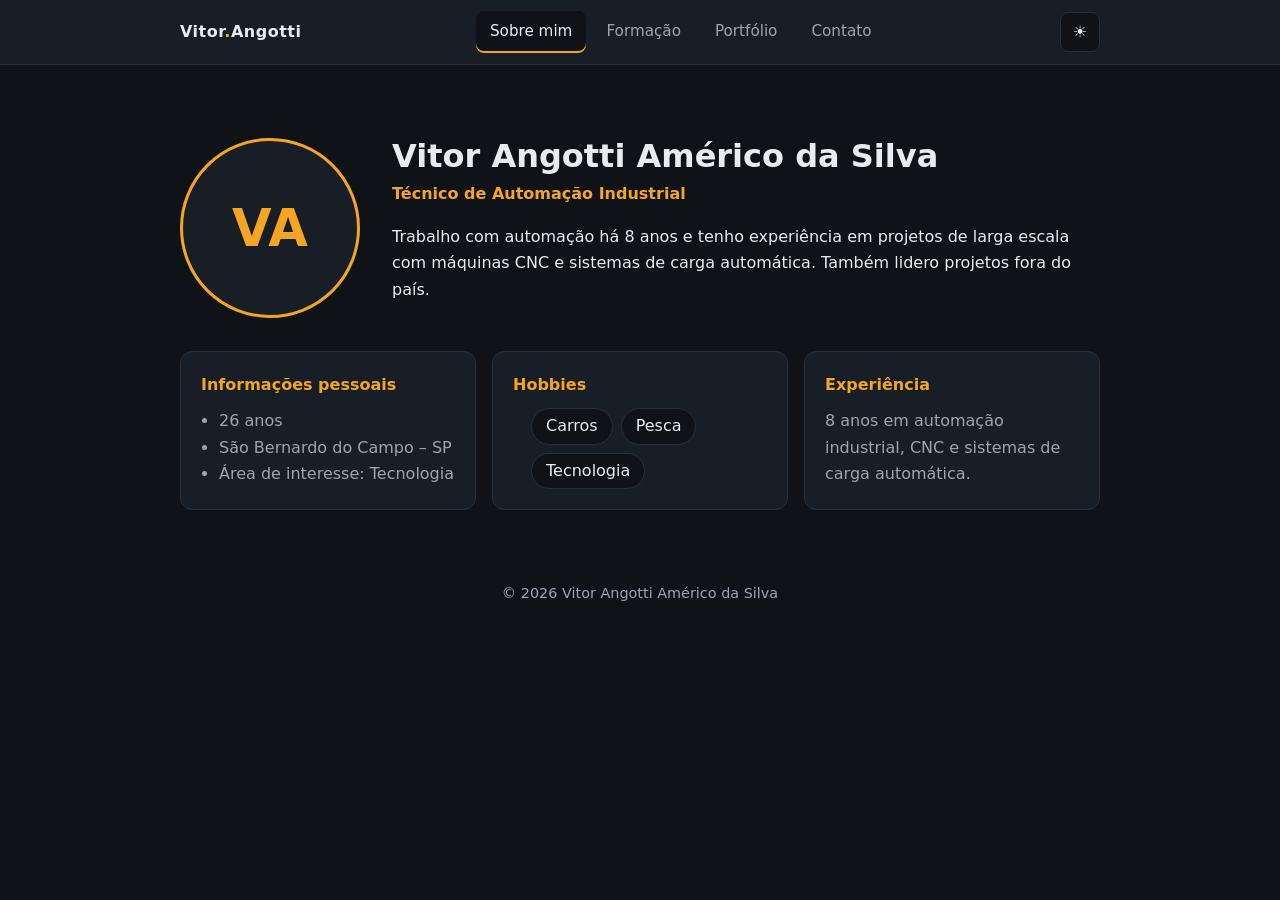
<file: index.html>
<!DOCTYPE html>
<html lang="pt-BR"><head><meta charset="UTF-8"><meta http-equiv="refresh" content="0; url=sobre.html"><title>Redirecionando…</title></head><body><a href="sobre.html">Ir para o site</a></body></html>
</file>
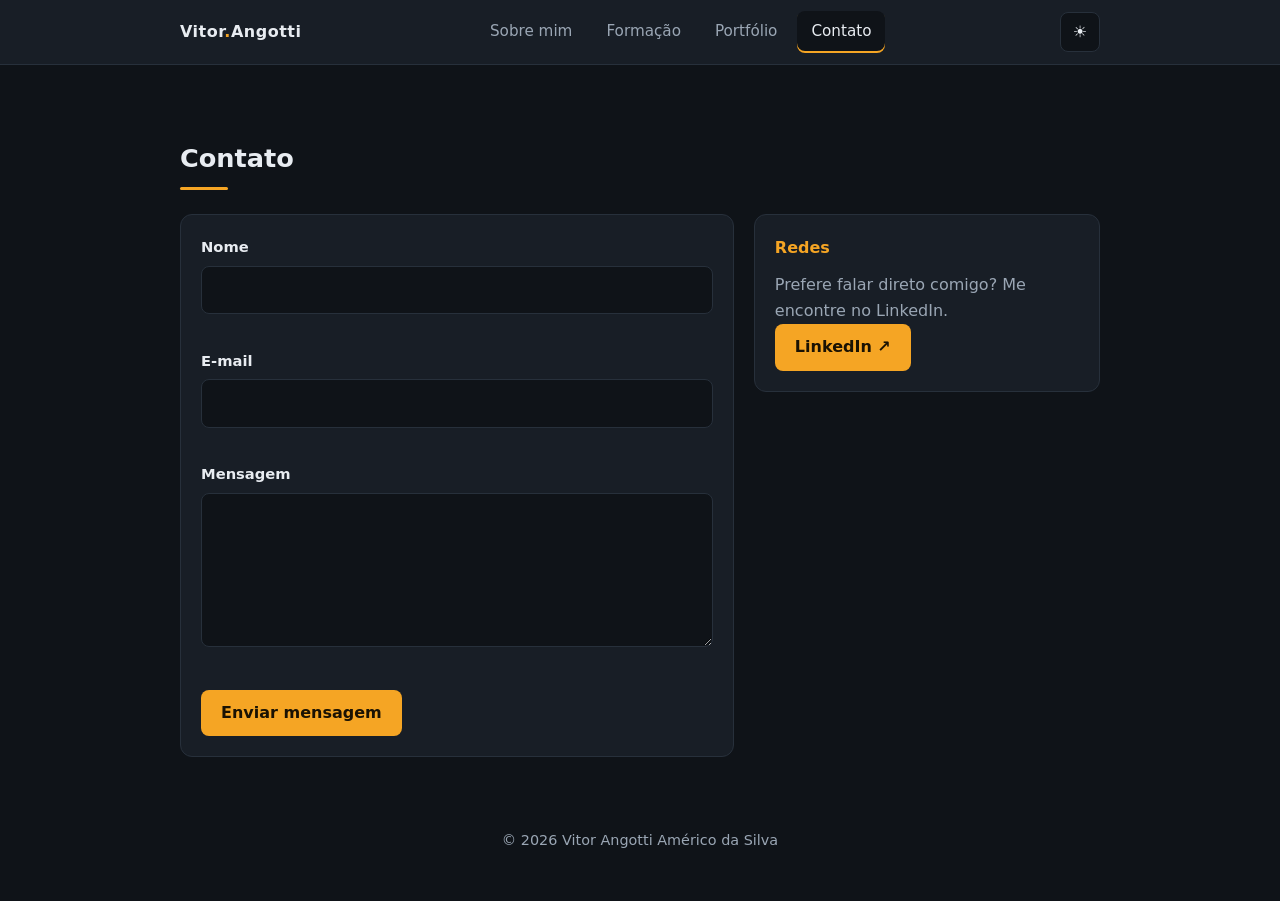
<file: contato.html>
<!DOCTYPE html>
<html lang="pt-BR" data-theme="dark">
<head>
<meta charset="UTF-8">
<meta name="viewport" content="width=device-width, initial-scale=1, viewport-fit=cover">
<title>Contato | Vitor Angotti Américo da Silva</title>
<link rel="stylesheet" href="css/style.css">
</head>
<body>

<!-- Cabeçalho com menu (igual em todas as páginas) -->
<header>
  <div class="nav">
    <a class="logo" href="sobre.html">Vitor<span>.</span>Angotti</a>
    <nav id="menu" aria-label="Menu principal">
      <ul>
        <li><a href="sobre.html">Sobre mim</a></li>
        <li><a href="formacao.html">Formação</a></li>
        <li><a href="portfolio.html">Portfólio</a></li>
        <li><a href="contato.html" class="ativo">Contato</a></li>
      </ul>
    </nav>
    <div class="acoes">
      <button class="btn-icone" id="temaBtn" aria-label="Alternar tema claro/escuro">☀</button>
      <button class="btn-icone" id="menuBtn" aria-label="Abrir menu">☰</button>
    </div>
  </div>
</header>

<main>
  <!-- Conteúdo principal: Contato -->
  <section id="contato">
    <h2>Contato</h2>
    <div class="contato-grid">
      <!-- Formulário (validação feita em js/script.js) -->
      <form id="formContato" class="card" novalidate>
        <div class="campo">
          <label for="nome">Nome</label>
          <input type="text" id="nome" autocomplete="name">
          <span class="erro" id="erro-nome"></span>
        </div>
        <div class="campo">
          <label for="email">E-mail</label>
          <input type="email" id="email" autocomplete="email">
          <span class="erro" id="erro-email"></span>
        </div>
        <div class="campo">
          <label for="mensagem">Mensagem</label>
          <textarea id="mensagem" rows="5"></textarea>
          <span class="erro" id="erro-mensagem"></span>
        </div>
        <button type="submit" class="btn-link">Enviar mensagem</button>
      </form>

      <!-- Contato direto -->
      <aside class="card">
        <h3>Redes</h3>
        <p>Prefere falar direto comigo? Me encontre no LinkedIn.</p>
        <p class="mais"><a class="btn-link" href="https://www.linkedin.com/in/vitor-angotti-128b8516a/" target="_blank" rel="noopener">LinkedIn ↗</a></p>
      </aside>
    </div>

    <!-- Caixa de confirmação (aparece após o envio simulado) -->
    <div class="modal" id="modal" hidden>
      <div class="modal-caixa" role="dialog" aria-modal="true" aria-labelledby="modalTitulo">
        <h3 id="modalTitulo">Mensagem enviada com sucesso!</h3>
        <p>Obrigado pelo contato.</p>
        <button type="button" class="btn-link" id="modalFechar">Fechar</button>
      </div>
    </div>
  </section>
</main>

<footer>© 2026 Vitor Angotti Américo da Silva</footer>

<script src="js/script.js"></script>
</body>
</html>
</file>
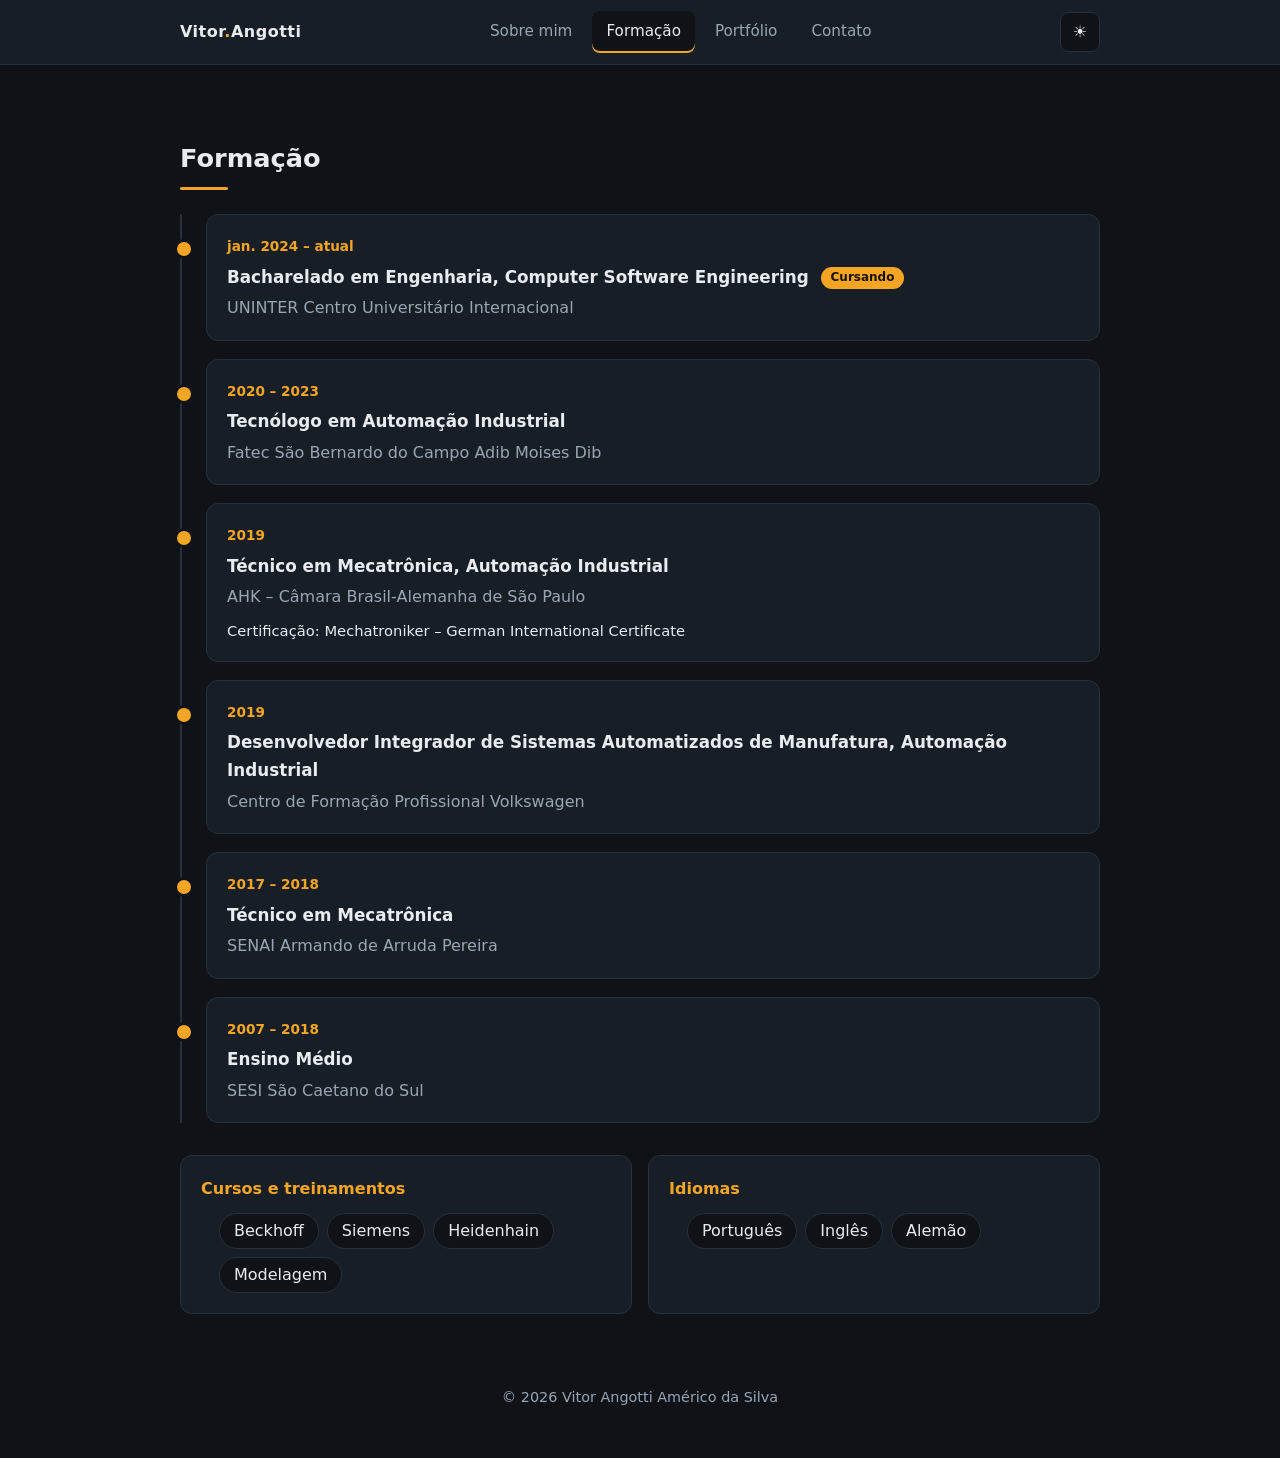
<file: formacao.html>
<!DOCTYPE html>
<html lang="pt-BR" data-theme="dark">
<head>
<meta charset="UTF-8">
<meta name="viewport" content="width=device-width, initial-scale=1, viewport-fit=cover">
<title>Formação | Vitor Angotti Américo da Silva</title>
<link rel="stylesheet" href="css/style.css">
</head>
<body>

<!-- Cabeçalho com menu (igual em todas as páginas) -->
<header>
  <div class="nav">
    <a class="logo" href="sobre.html">Vitor<span>.</span>Angotti</a>
    <nav id="menu" aria-label="Menu principal">
      <ul>
        <li><a href="sobre.html">Sobre mim</a></li>
        <li><a href="formacao.html" class="ativo">Formação</a></li>
        <li><a href="portfolio.html">Portfólio</a></li>
        <li><a href="contato.html">Contato</a></li>
      </ul>
    </nav>
    <div class="acoes">
      <button class="btn-icone" id="temaBtn" aria-label="Alternar tema claro/escuro">☀</button>
      <button class="btn-icone" id="menuBtn" aria-label="Abrir menu">☰</button>
    </div>
  </div>
</header>

<main>
  <!-- Conteúdo principal: Formação -->
  <section id="formacao">
    <h2>Formação</h2>
    <!-- Linha do tempo: da formação mais recente para a mais antiga -->
    <ol class="linha">
      <li class="item">
        <span class="periodo">jan. 2024 – atual</span>
        <h3>Bacharelado em Engenharia, Computer Software Engineering <span class="selo">Cursando</span></h3>
        <p class="inst">UNINTER Centro Universitário Internacional</p>
      </li>
      <li class="item">
        <span class="periodo">2020 – 2023</span>
        <h3>Tecnólogo em Automação Industrial</h3>
        <p class="inst">Fatec São Bernardo do Campo Adib Moises Dib</p>
      </li>
      <li class="item">
        <span class="periodo">2019</span>
        <h3>Técnico em Mecatrônica, Automação Industrial</h3>
        <p class="inst">AHK – Câmara Brasil-Alemanha de São Paulo</p>
        <p class="obs">Certificação: Mechatroniker – German International Certificate</p>
      </li>
      <li class="item">
        <span class="periodo">2019</span>
        <h3>Desenvolvedor Integrador de Sistemas Automatizados de Manufatura, Automação Industrial</h3>
        <p class="inst">Centro de Formação Profissional Volkswagen</p>
      </li>
      <li class="item">
        <span class="periodo">2017 – 2018</span>
        <h3>Técnico em Mecatrônica</h3>
        <p class="inst">SENAI Armando de Arruda Pereira</p>
      </li>
      <li class="item">
        <span class="periodo">2007 – 2018</span>
        <h3>Ensino Médio</h3>
        <p class="inst">SESI São Caetano do Sul</p>
      </li>
    </ol>

    <!-- Cursos e idiomas -->
    <div class="cards">
      <div class="card">
        <h3>Cursos e treinamentos</h3>
        <ul class="tags">
          <li>Beckhoff</li>
          <li>Siemens</li>
          <li>Heidenhain</li>
          <li>Modelagem</li>
        </ul>
      </div>
      <div class="card">
        <h3>Idiomas</h3>
        <ul class="tags">
          <li>Português</li>
          <li>Inglês</li>
          <li>Alemão</li>
        </ul>
      </div>
    </div>
  </section>
</main>

<footer>© 2026 Vitor Angotti Américo da Silva</footer>

<script src="js/script.js"></script>
</body>
</html>
</file>
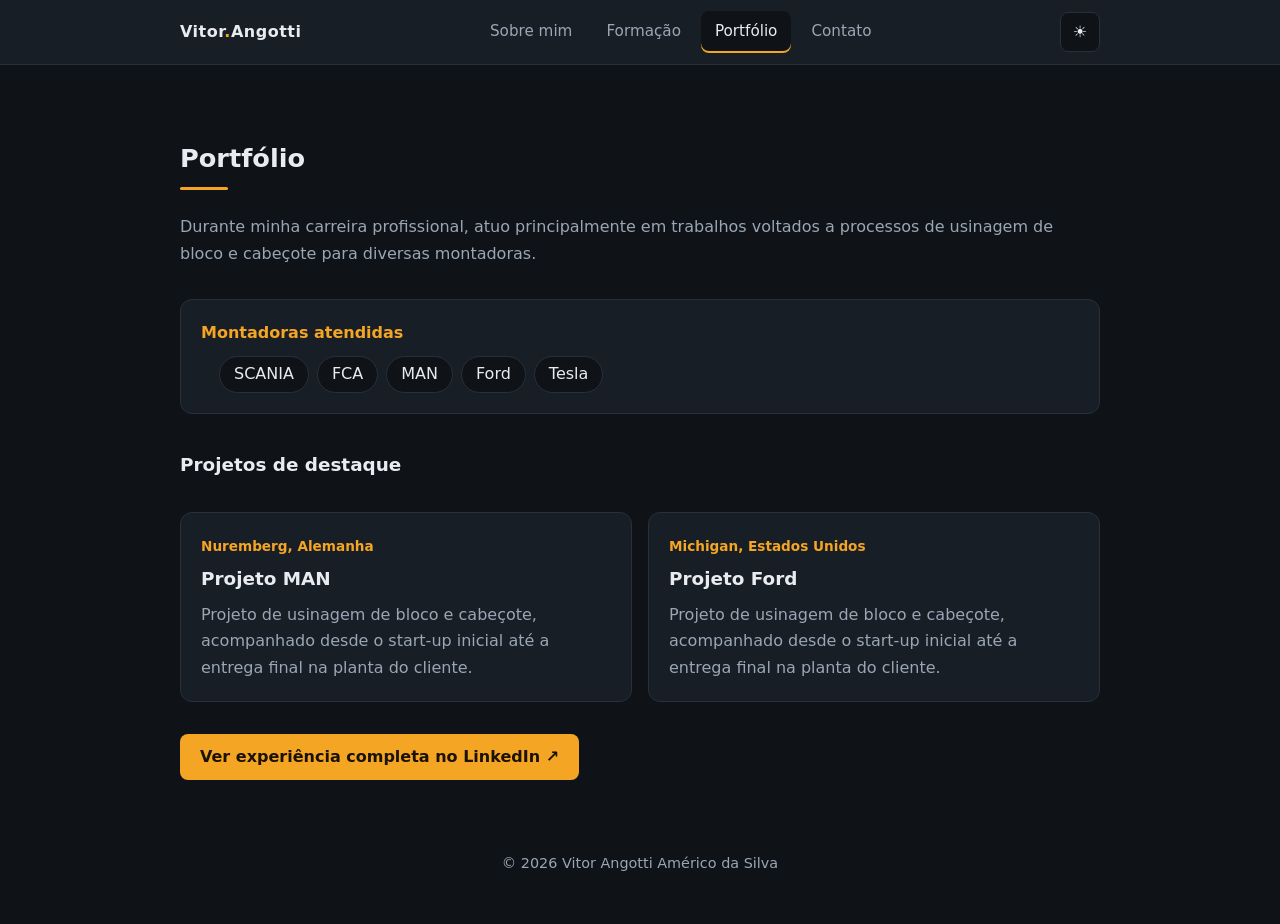
<file: portfolio.html>
<!DOCTYPE html>
<html lang="pt-BR" data-theme="dark">
<head>
<meta charset="UTF-8">
<meta name="viewport" content="width=device-width, initial-scale=1, viewport-fit=cover">
<title>Portfólio | Vitor Angotti Américo da Silva</title>
<link rel="stylesheet" href="css/style.css">
</head>
<body>

<!-- Cabeçalho com menu (igual em todas as páginas) -->
<header>
  <div class="nav">
    <a class="logo" href="sobre.html">Vitor<span>.</span>Angotti</a>
    <nav id="menu" aria-label="Menu principal">
      <ul>
        <li><a href="sobre.html">Sobre mim</a></li>
        <li><a href="formacao.html">Formação</a></li>
        <li><a href="portfolio.html" class="ativo">Portfólio</a></li>
        <li><a href="contato.html">Contato</a></li>
      </ul>
    </nav>
    <div class="acoes">
      <button class="btn-icone" id="temaBtn" aria-label="Alternar tema claro/escuro">☀</button>
      <button class="btn-icone" id="menuBtn" aria-label="Abrir menu">☰</button>
    </div>
  </div>
</header>

<main>
  <!-- Conteúdo principal: Portfólio -->
  <section id="portfolio">
    <h2>Portfólio</h2>
    <!-- Apresentação da experiência em projetos -->
    <p class="intro">Durante minha carreira profissional, atuo principalmente em trabalhos voltados a processos de usinagem de bloco e cabeçote para diversas montadoras.</p>

    <div class="cards">
      <div class="card">
        <h3>Montadoras atendidas</h3>
        <ul class="tags">
          <li>SCANIA</li>
          <li>FCA</li>
          <li>MAN</li>
          <li>Ford</li>
          <li>Tesla</li>
        </ul>
      </div>
    </div>

    <h3 class="subtitulo">Projetos de destaque</h3>
    <div class="cards">
      <!-- Projeto 1 -->
      <article class="card projeto">
        <span class="local">Nuremberg, Alemanha</span>
        <h3>Projeto MAN</h3>
        <p>Projeto de usinagem de bloco e cabeçote, acompanhado desde o start-up inicial até a entrega final na planta do cliente.</p>
      </article>
      <!-- Projeto 2 -->
      <article class="card projeto">
        <span class="local">Michigan, Estados Unidos</span>
        <h3>Projeto Ford</h3>
        <p>Projeto de usinagem de bloco e cabeçote, acompanhado desde o start-up inicial até a entrega final na planta do cliente.</p>
      </article>
    </div>

    <!-- Link externo para mais detalhes da carreira -->
    <p class="mais"><a class="btn-link" href="https://www.linkedin.com/in/vitor-angotti-128b8516a/" target="_blank" rel="noopener">Ver experiência completa no LinkedIn ↗</a></p>
  </section>
</main>

<footer>© 2026 Vitor Angotti Américo da Silva</footer>

<script src="js/script.js"></script>
</body>
</html>
</file>
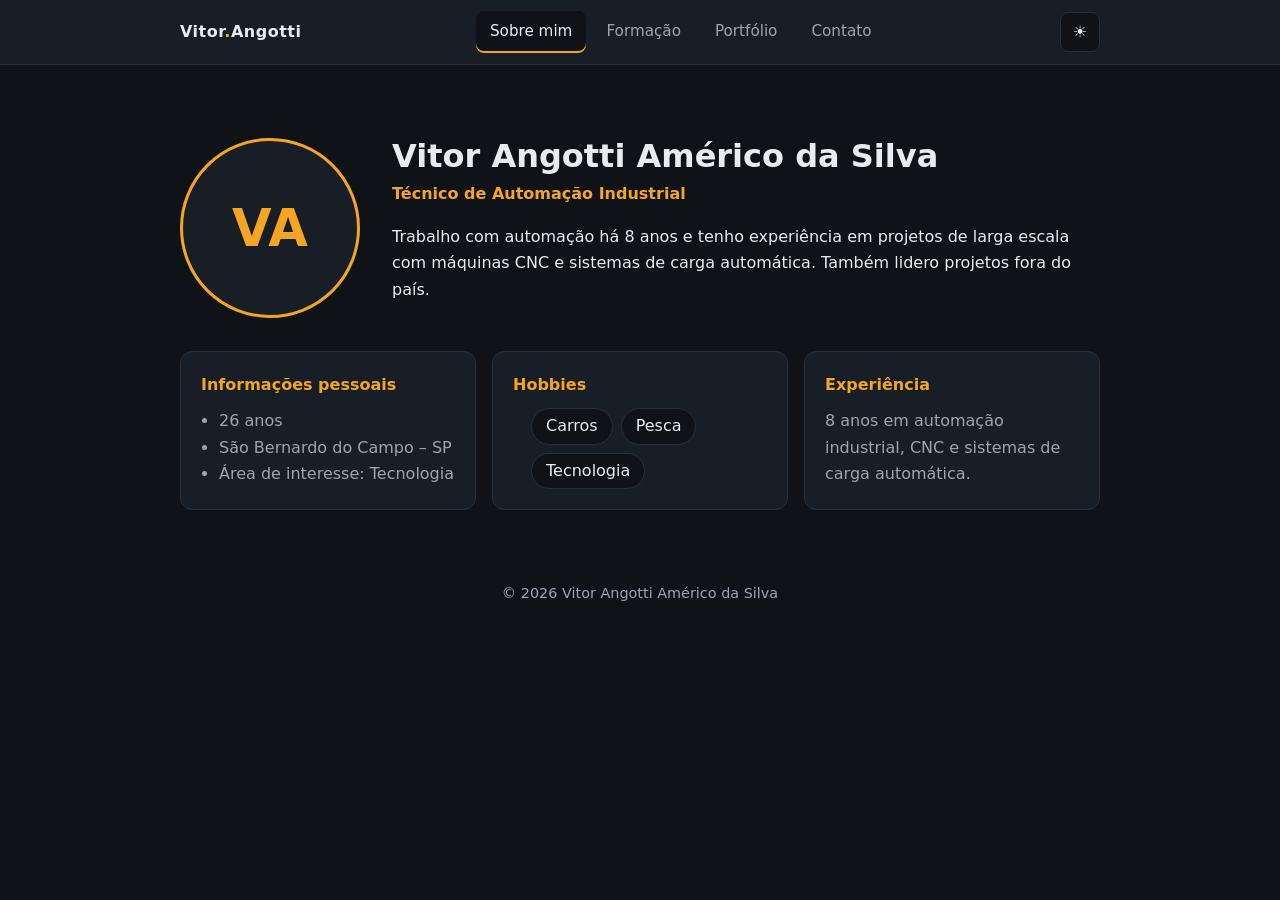
<file: sobre.html>
<!DOCTYPE html>
<html lang="pt-BR" data-theme="dark">
<head>
<meta charset="UTF-8">
<meta name="viewport" content="width=device-width, initial-scale=1, viewport-fit=cover">
<title>Sobre mim | Vitor Angotti Américo da Silva</title>
<link rel="stylesheet" href="css/style.css">
</head>
<body>

<!-- Cabeçalho com menu (igual em todas as páginas) -->
<header>
  <div class="nav">
    <a class="logo" href="sobre.html">Vitor<span>.</span>Angotti</a>
    <nav id="menu" aria-label="Menu principal">
      <ul>
        <li><a href="sobre.html" class="ativo">Sobre mim</a></li>
        <li><a href="formacao.html">Formação</a></li>
        <li><a href="portfolio.html">Portfólio</a></li>
        <li><a href="contato.html">Contato</a></li>
      </ul>
    </nav>
    <div class="acoes">
      <button class="btn-icone" id="temaBtn" aria-label="Alternar tema claro/escuro">☀</button>
      <button class="btn-icone" id="menuBtn" aria-label="Abrir menu">☰</button>
    </div>
  </div>
</header>

<main>
  <!-- Conteúdo principal: Sobre mim -->
  <section id="sobre">
    <div class="hero">
      <!-- Sem foto: círculo com as iniciais -->
      <div class="avatar" aria-hidden="true">VA</div>
      <div>
        <h1>Vitor Angotti Américo da Silva</h1>
        <p class="cargo">Técnico de Automação Industrial</p>
        <p>Trabalho com automação há 8 anos e tenho experiência em projetos de larga escala com máquinas CNC e sistemas de carga automática. Também lidero projetos fora do país.</p>
      </div>
    </div>

    <div class="cards">
      <div class="card">
        <h3>Informações pessoais</h3>
        <ul>
          <li>26 anos</li>
          <li>São Bernardo do Campo – SP</li>
          <li>Área de interesse: Tecnologia</li>
        </ul>
      </div>
      <div class="card">
        <h3>Hobbies</h3>
        <ul class="tags">
          <li>Carros</li>
          <li>Pesca</li>
          <li>Tecnologia</li>
        </ul>
      </div>
      <div class="card">
        <h3>Experiência</h3>
        <p>8 anos em automação industrial, CNC e sistemas de carga automática.</p>
      </div>
    </div>
  </section>
</main>

<footer>© 2026 Vitor Angotti Américo da Silva</footer>

<script src="js/script.js"></script>
</body>
</html>
</file>
<file: css/style.css>
/* Estilos compartilhados por todas as páginas */
:root{
  --bg:#0f1318; --surface:#181e26; --border:#27303b;
  --text:#e8ecf1; --muted:#9aa6b4; --accent:#f5a524; --accent-text:#1a1203;
  box-sizing:border-box;
  padding-top:env(safe-area-inset-top,0px);
  padding-bottom:env(safe-area-inset-bottom,0px);
}
:root[data-theme="light"]{
  --bg:#f5f6f8; --surface:#ffffff; --border:#dfe3e8;
  --text:#1b2330; --muted:#586374; --accent:#c77800; --accent-text:#ffffff;
}
*{box-sizing:border-box}
html{scroll-behavior:smooth;scroll-padding-top:calc(72px + env(safe-area-inset-top,0px))}
body{margin:0;background:var(--bg);color:var(--text);
  font-family:system-ui,-apple-system,"Segoe UI",Roboto,Arial,sans-serif;line-height:1.65}
a{color:inherit}
header{position:sticky;top:env(safe-area-inset-top,0px);z-index:10;background:var(--surface);border-bottom:1px solid var(--border)}
.nav{max-width:960px;margin:0 auto;padding:0 20px;height:64px;display:flex;align-items:center;justify-content:space-between}
.logo{font-weight:700;letter-spacing:.5px;text-decoration:none}
.logo span{color:var(--accent)}
nav ul{list-style:none;margin:0;padding:0;display:flex;gap:6px}
nav a{display:block;padding:8px 14px;border-radius:8px;text-decoration:none;color:var(--muted);font-size:.95rem}
nav a:hover,nav a.ativo{color:var(--text);background:var(--bg)}
nav a.ativo{box-shadow:inset 0 -2px 0 var(--accent)}
.acoes{display:flex;gap:8px;align-items:center}
button{font:inherit;cursor:pointer}
.btn-icone{background:var(--bg);color:var(--text);border:1px solid var(--border);border-radius:8px;width:40px;height:40px}
#menuBtn{display:none}
main{max-width:960px;margin:0 auto;padding:0 20px}
section{padding:72px 0 24px}
h2{font-size:1.6rem;margin:0 0 24px}
h2::after{content:"";display:block;width:48px;height:3px;background:var(--accent);margin-top:8px;border-radius:2px}
.hero{display:grid;grid-template-columns:180px 1fr;gap:32px;align-items:center}
.avatar{width:180px;height:180px;border-radius:50%;background:var(--surface);border:3px solid var(--accent);
  display:flex;align-items:center;justify-content:center;font-size:3.2rem;font-weight:700;color:var(--accent)}
.hero h1{margin:0;font-size:2rem;line-height:1.2}
.cargo{color:var(--accent);font-weight:600;margin:6px 0 14px}
.cards{display:grid;grid-template-columns:repeat(auto-fit,minmax(220px,1fr));gap:16px;margin-top:32px}
.card{background:var(--surface);border:1px solid var(--border);border-radius:12px;padding:20px}
.card h3{margin:0 0 10px;font-size:1rem;color:var(--accent)}
.card ul{margin:0;padding-left:18px;color:var(--muted)}
.card p{margin:0;color:var(--muted)}
.tags{display:flex;flex-wrap:wrap;gap:8px;padding:0;margin:0;list-style:none}
.tags li{background:var(--bg);border:1px solid var(--border);border-radius:999px;padding:4px 14px;color:var(--text)}
.breve{border:1px dashed var(--border);border-radius:12px;padding:28px;color:var(--muted);text-align:center}
footer{text-align:center;color:var(--muted);padding:48px 20px;font-size:.9rem}
@media (max-width:700px){
  #menuBtn{display:inline-block}
  nav{position:absolute;left:0;right:0;top:64px;background:var(--surface);border-bottom:1px solid var(--border);display:none}
  nav.aberto{display:block}
  nav ul{flex-direction:column;padding:10px 20px}
  .hero{grid-template-columns:1fr;text-align:center;justify-items:center}
}

/* ===== Formação: linha do tempo ===== */
.linha{list-style:none;margin:0;padding:0 0 0 24px;border-left:2px solid var(--border)}
.item{position:relative;background:var(--surface);border:1px solid var(--border);border-radius:12px;padding:18px 20px;margin-bottom:18px}
.item::before{content:"";position:absolute;left:-33px;top:24px;width:14px;height:14px;border-radius:50%;background:var(--accent);border:3px solid var(--bg)}
.item h3{margin:4px 0 4px;font-size:1.05rem}
.periodo{color:var(--accent);font-size:.85rem;font-weight:600}
.inst{margin:0;color:var(--muted)}
.obs{margin:8px 0 0;color:var(--text);font-size:.92rem}
.selo{display:inline-block;margin-left:6px;padding:1px 10px;border-radius:999px;background:var(--accent);color:var(--accent-text);font-size:.75rem;font-weight:600;vertical-align:middle}

/* ===== Portfólio ===== */
.intro{color:var(--muted);margin:0}
.subtitulo{margin:36px 0 0;font-size:1.15rem}
.projeto .local{color:var(--accent);font-size:.85rem;font-weight:600}
.projeto h3{color:var(--text);font-size:1.15rem;margin:4px 0 8px}
.mais{margin:32px 0 0}
.btn-link{display:inline-block;background:var(--accent);color:var(--accent-text);text-decoration:none;font-weight:600;padding:10px 20px;border-radius:8px}
.btn-link:hover{filter:brightness(1.1)}

/* ===== Contato ===== */
.contato-grid{display:grid;grid-template-columns:1.6fr 1fr;gap:20px;align-items:start}
.campo{margin-bottom:16px}
label{display:block;margin-bottom:6px;font-weight:600;font-size:.92rem}
input,textarea{width:100%;font:inherit;color:var(--text);background:var(--bg);border:1px solid var(--border);border-radius:8px;padding:10px 12px}
input:focus,textarea:focus{outline:2px solid var(--accent);outline-offset:1px}
.invalido{border-color:#ff6b6b}
.erro{display:block;min-height:1.1em;margin-top:4px;font-size:.85rem;color:#ff6b6b}
:root[data-theme="light"] .erro,:root[data-theme="light"] .invalido{color:#c0262d;border-color:#c0262d}
button.btn-link{border:0}
.modal{position:fixed;inset:0;z-index:20;background:rgba(0,0,0,.6);display:flex;align-items:center;justify-content:center;padding:20px}
.modal[hidden]{display:none}
.modal-caixa{background:var(--surface);border:1px solid var(--border);border-radius:12px;padding:28px;max-width:360px;text-align:center}
.modal-caixa h3{margin:0 0 8px;color:var(--accent)}
.modal-caixa p{color:var(--muted)}
@media (max-width:700px){.contato-grid{grid-template-columns:1fr}}
</file>
